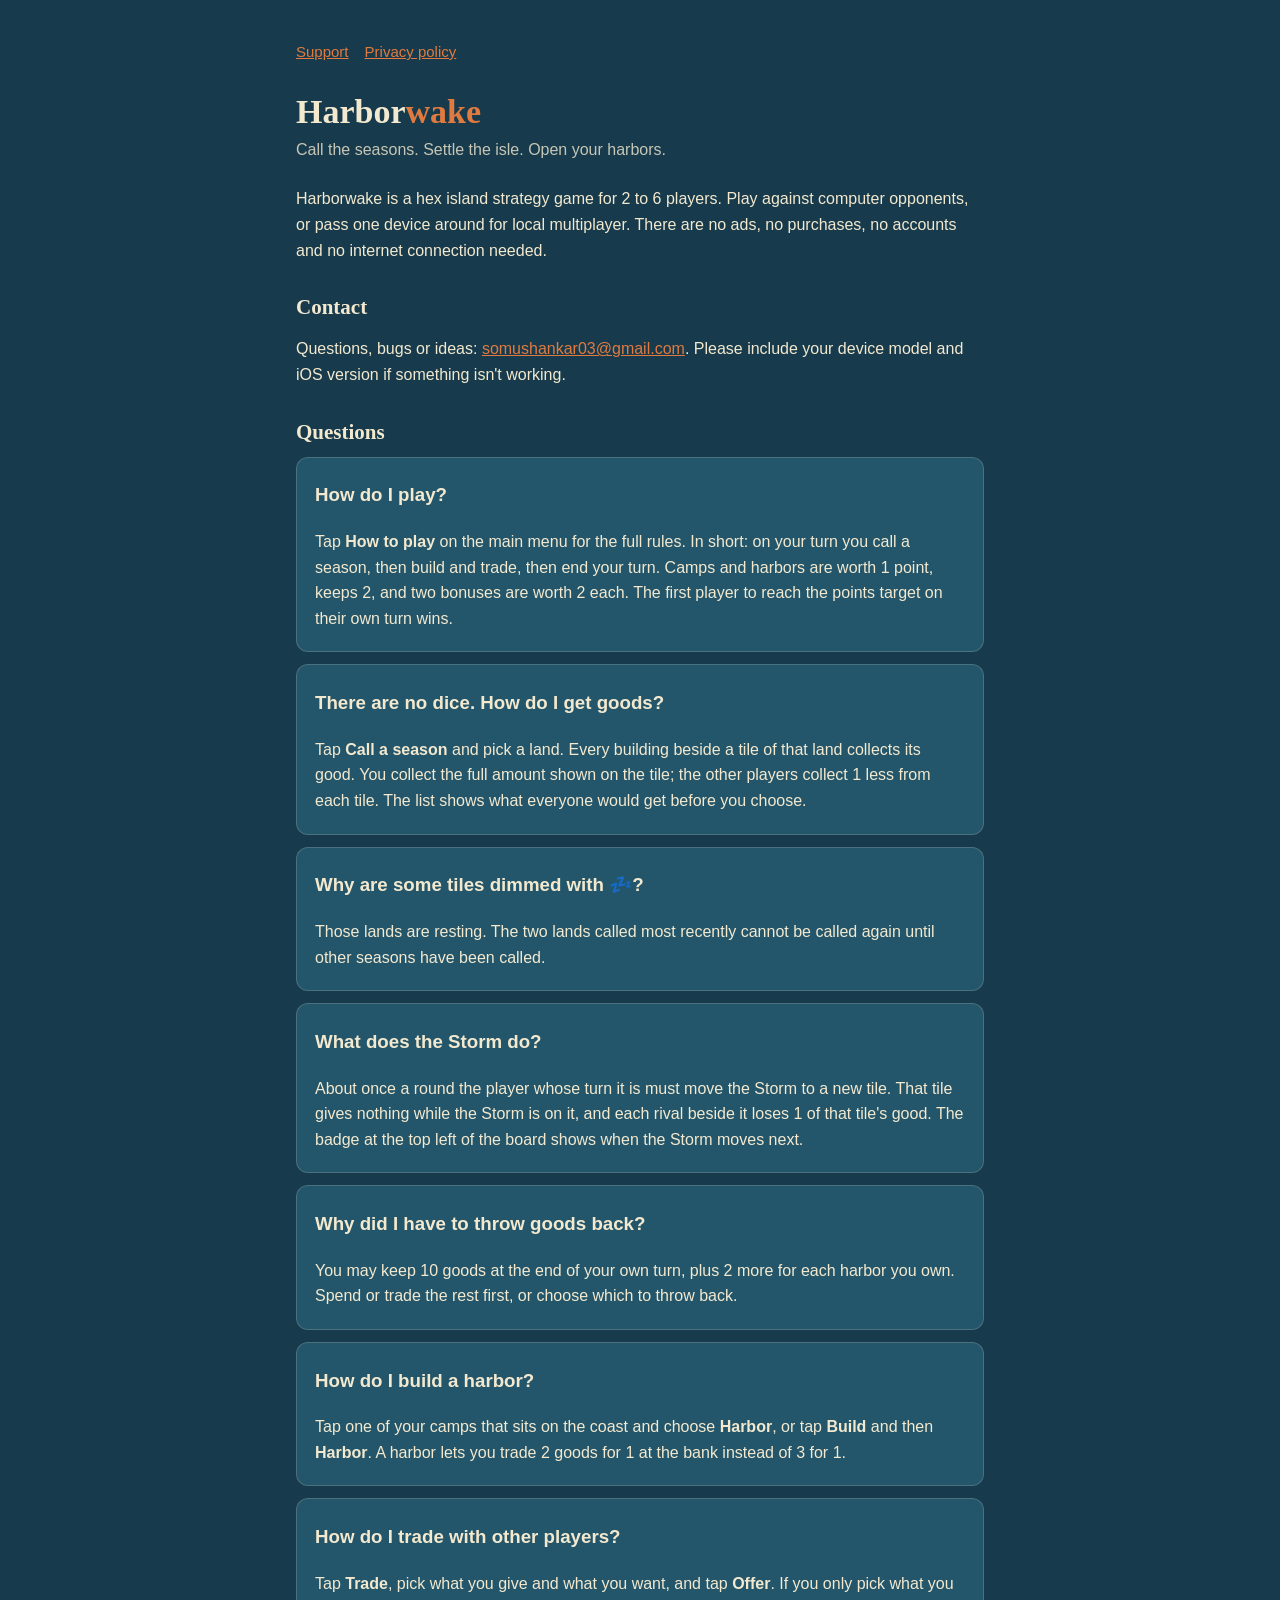
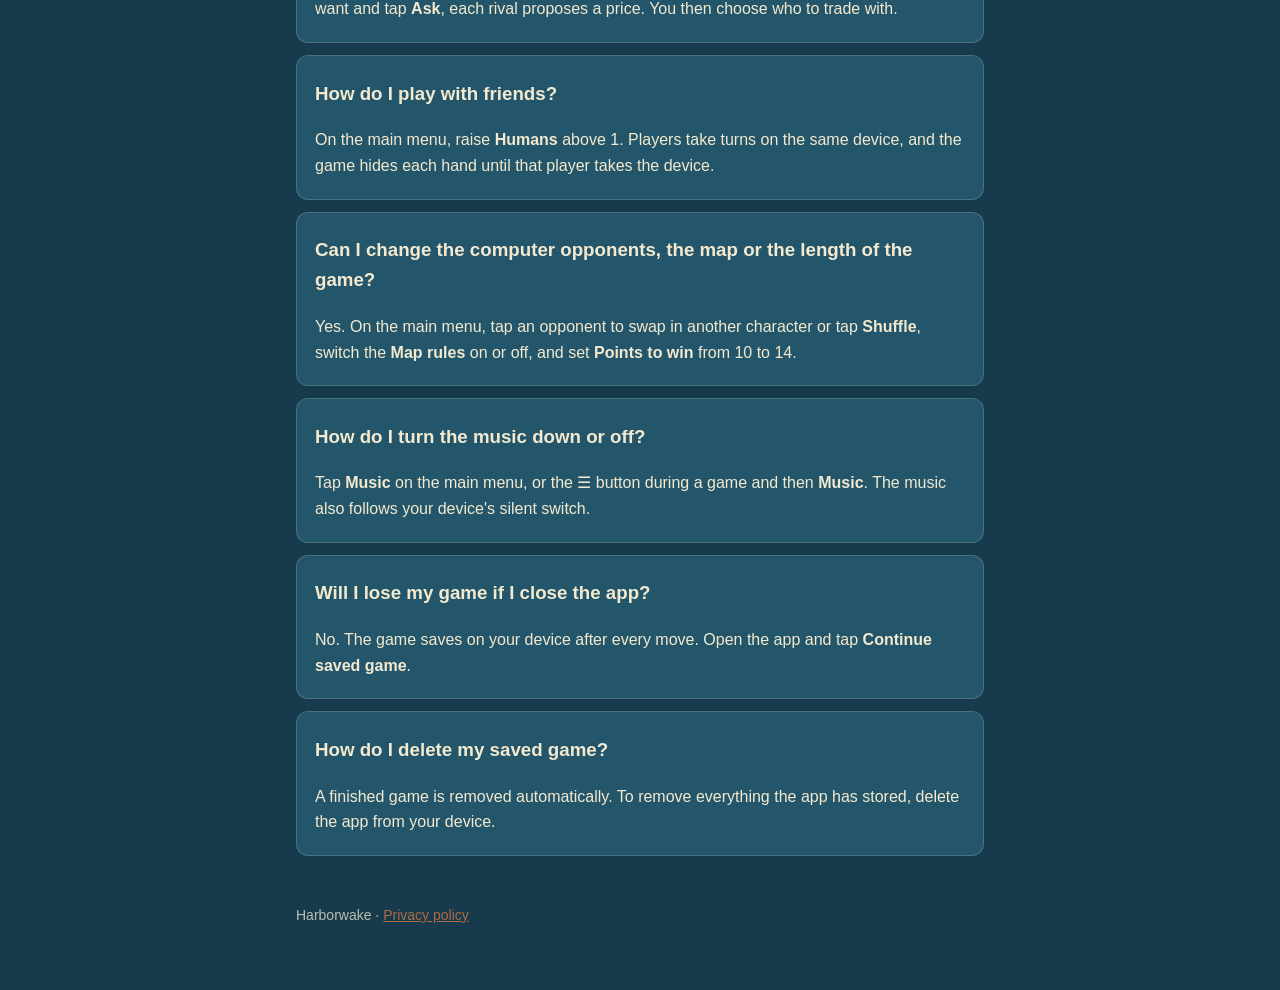
<file: index.html>
<!doctype html>
<html lang="en">
<head>
<meta charset="utf-8">
<meta name="viewport" content="width=device-width, initial-scale=1">
<title>Harborwake: Support</title>
<link rel="stylesheet" href="style.css">
</head>
<body>
<main>
<nav><a href="index.html">Support</a><a href="privacy.html">Privacy policy</a></nav>
<h1>Harbor<span>wake</span></h1>
<p class="tag">Call the seasons. Settle the isle. Open your harbors.</p>

<p>Harborwake is a hex island strategy game for 2 to 6 players. Play against computer opponents, or pass one device around for local multiplayer. There are no ads, no purchases, no accounts and no internet connection needed.</p>

<h2>Contact</h2>
<p>Questions, bugs or ideas: <a href="mailto:somushankar03@gmail.com">somushankar03@gmail.com</a>. Please include your device model and iOS version if something isn't working.</p>

<h2>Questions</h2>
<div class="card">
<h3>How do I play?</h3>
<p>Tap <b>How to play</b> on the main menu for the full rules. In short: on your turn you call a season, then build and trade, then end your turn. Camps and harbors are worth 1 point, keeps 2, and two bonuses are worth 2 each. The first player to reach the points target on their own turn wins.</p>
</div>
<div class="card">
<h3>There are no dice. How do I get goods?</h3>
<p>Tap <b>Call a season</b> and pick a land. Every building beside a tile of that land collects its good. You collect the full amount shown on the tile; the other players collect 1 less from each tile. The list shows what everyone would get before you choose.</p>
</div>
<div class="card">
<h3>Why are some tiles dimmed with 💤?</h3>
<p>Those lands are resting. The two lands called most recently cannot be called again until other seasons have been called.</p>
</div>
<div class="card">
<h3>What does the Storm do?</h3>
<p>About once a round the player whose turn it is must move the Storm to a new tile. That tile gives nothing while the Storm is on it, and each rival beside it loses 1 of that tile's good. The badge at the top left of the board shows when the Storm moves next.</p>
</div>
<div class="card">
<h3>Why did I have to throw goods back?</h3>
<p>You may keep 10 goods at the end of your own turn, plus 2 more for each harbor you own. Spend or trade the rest first, or choose which to throw back.</p>
</div>
<div class="card">
<h3>How do I build a harbor?</h3>
<p>Tap one of your camps that sits on the coast and choose <b>Harbor</b>, or tap <b>Build</b> and then <b>Harbor</b>. A harbor lets you trade 2 goods for 1 at the bank instead of 3 for 1.</p>
</div>
<div class="card">
<h3>How do I trade with other players?</h3>
<p>Tap <b>Trade</b>, pick what you give and what you want, and tap <b>Offer</b>. If you only pick what you want and tap <b>Ask</b>, each rival proposes a price. You then choose who to trade with.</p>
</div>
<div class="card">
<h3>How do I play with friends?</h3>
<p>On the main menu, raise <b>Humans</b> above 1. Players take turns on the same device, and the game hides each hand until that player takes the device.</p>
</div>
<div class="card">
<h3>Can I change the computer opponents, the map or the length of the game?</h3>
<p>Yes. On the main menu, tap an opponent to swap in another character or tap <b>Shuffle</b>, switch the <b>Map rules</b> on or off, and set <b>Points to win</b> from 10 to 14.</p>
</div>
<div class="card">
<h3>How do I turn the music down or off?</h3>
<p>Tap <b>Music</b> on the main menu, or the ☰ button during a game and then <b>Music</b>. The music also follows your device's silent switch.</p>
</div>
<div class="card">
<h3>Will I lose my game if I close the app?</h3>
<p>No. The game saves on your device after every move. Open the app and tap <b>Continue saved game</b>.</p>
</div>
<div class="card">
<h3>How do I delete my saved game?</h3>
<p>A finished game is removed automatically. To remove everything the app has stored, delete the app from your device.</p>
</div>

<footer>Harborwake · <a href="privacy.html">Privacy policy</a></footer>
</main>
</body>
</html>
</file>
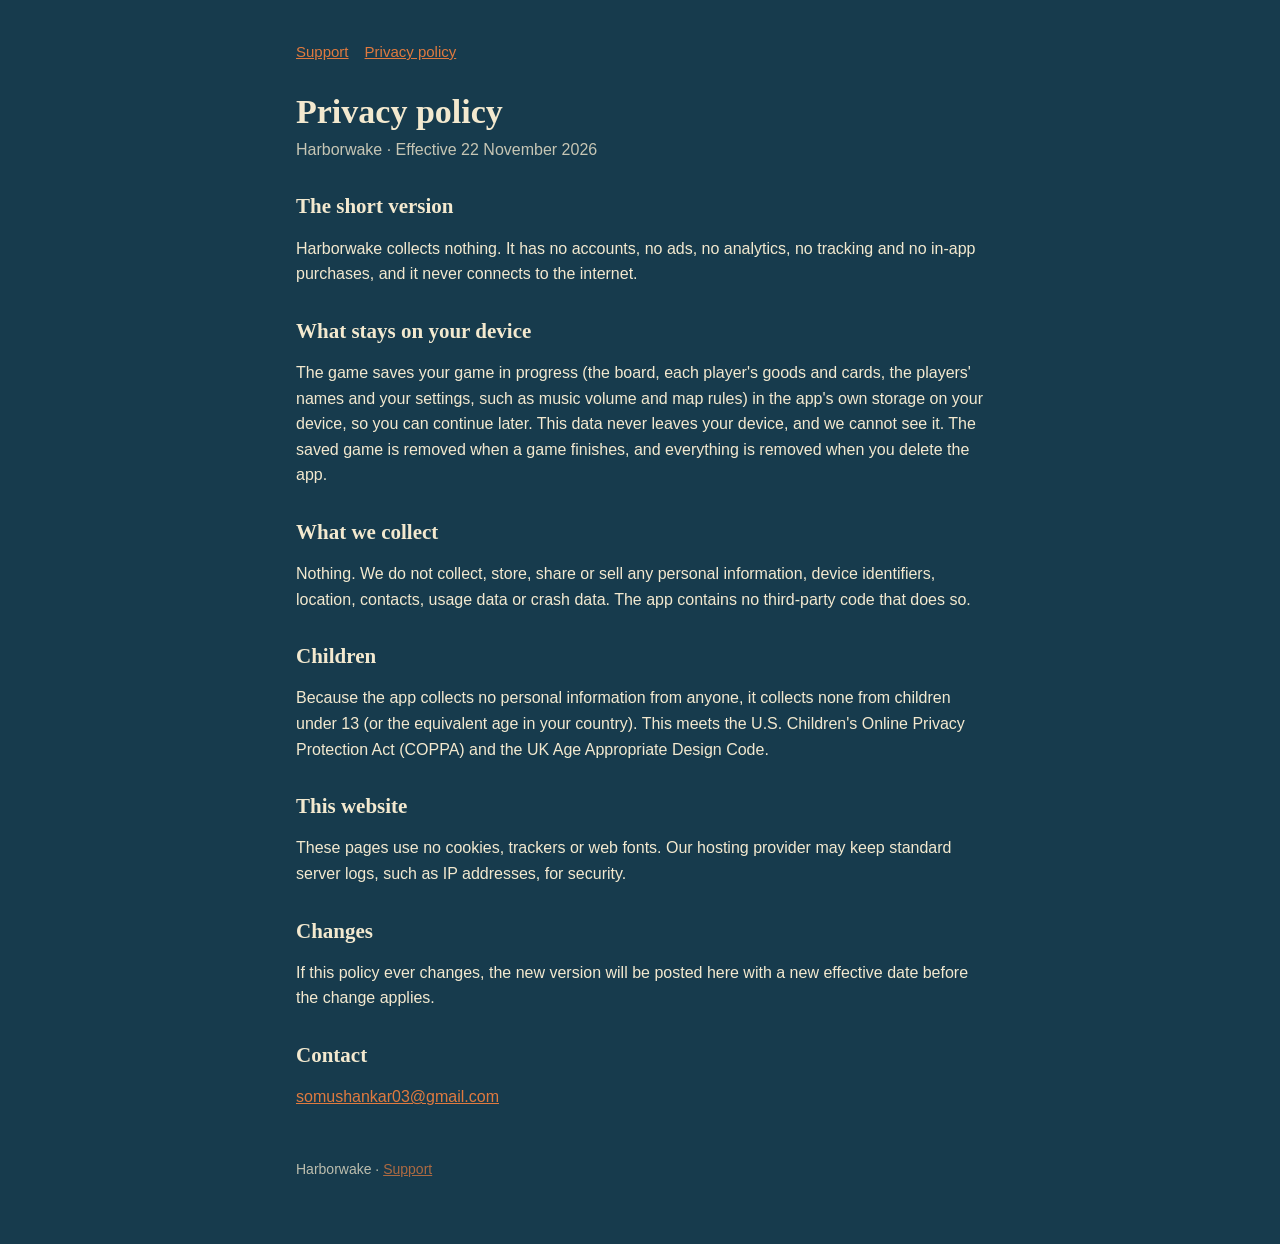
<file: privacy.html>
<!doctype html>
<html lang="en">
<head>
<meta charset="utf-8">
<meta name="viewport" content="width=device-width, initial-scale=1">
<title>Harborwake: Privacy Policy</title>
<link rel="stylesheet" href="style.css">
</head>
<body>
<main>
<nav><a href="index.html">Support</a><a href="privacy.html">Privacy policy</a></nav>
<h1>Privacy policy</h1>
<p class="tag">Harborwake · Effective 22 November 2026</p>

<h2>The short version</h2>
<p>Harborwake collects nothing. It has no accounts, no ads, no analytics, no tracking and no in-app purchases, and it never connects to the internet.</p>

<h2>What stays on your device</h2>
<p>The game saves your game in progress (the board, each player's goods and cards, the players' names and your settings, such as music volume and map rules) in the app's own storage on your device, so you can continue later. This data never leaves your device, and we cannot see it. The saved game is removed when a game finishes, and everything is removed when you delete the app.</p>

<h2>What we collect</h2>
<p>Nothing. We do not collect, store, share or sell any personal information, device identifiers, location, contacts, usage data or crash data. The app contains no third-party code that does so.</p>

<h2>Children</h2>
<p>Because the app collects no personal information from anyone, it collects none from children under 13 (or the equivalent age in your country). This meets the U.S. Children's Online Privacy Protection Act (COPPA) and the UK Age Appropriate Design Code.</p>

<h2>This website</h2>
<p>These pages use no cookies, trackers or web fonts. Our hosting provider may keep standard server logs, such as IP addresses, for security.</p>

<h2>Changes</h2>
<p>If this policy ever changes, the new version will be posted here with a new effective date before the change applies.</p>

<h2>Contact</h2>
<p><a href="mailto:somushankar03@gmail.com">somushankar03@gmail.com</a></p>

<footer>Harborwake · <a href="index.html">Support</a></footer>
</main>
</body>
</html>
</file>
<file: style.css>
:root{--sea:#173b4d;--sea2:#24566b;--paper:#f3e9cf;--ember:#e07a3f;--line:rgba(243,233,207,.18)}
*{box-sizing:border-box}
body{margin:0;background:var(--sea);color:var(--paper);font:16px/1.6 -apple-system,BlinkMacSystemFont,"Segoe UI",Roboto,sans-serif}
main{max-width:720px;margin:0 auto;padding:40px 16px 64px}
h1,h2{font-family:Georgia,"Iowan Old Style","Times New Roman",serif;line-height:1.2}
h1{font-size:34px;margin:0 0 4px}h1 span{color:var(--ember)}
h2{font-size:21px;margin:32px 0 8px}
.tag{opacity:.8;margin:0 0 24px}
a{color:var(--ember)}
nav{display:flex;gap:16px;margin-bottom:28px;font-size:15px}
.card{background:var(--sea2);border:1px solid var(--line);border-radius:12px;padding:4px 18px;margin:12px 0}
small{opacity:.7}
footer{margin-top:48px;font-size:14px;opacity:.75}
</file>
